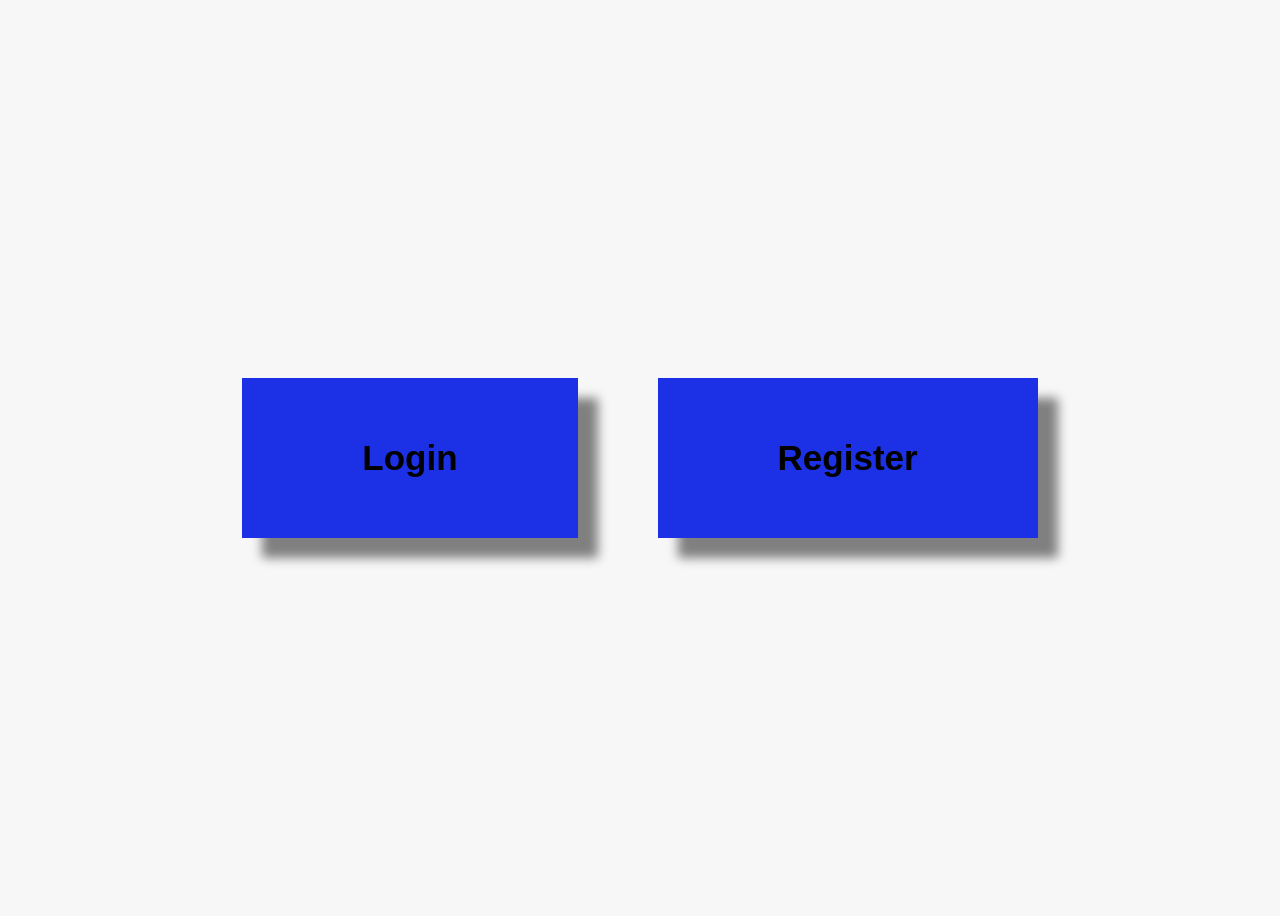
<file: index.html>
<!DOCTYPE html>
<html lang="en">
<head>
    <meta charset="UTF-8">
    <meta http-equiv="X-UA-Compatible" content="IE=edge">
    <meta name="viewport" content="width=device-width, initial-scale=1.0">
    <link rel="stylesheet" href="index.css">
    <title>Home</title>
</head>
<body>
    <button class="buttons" onclick="window.location.href='login.html'">Login</button>
    <button class="buttons" onclick="window.location.href='register.html'">Register</button>
</body>
</html>
</file>
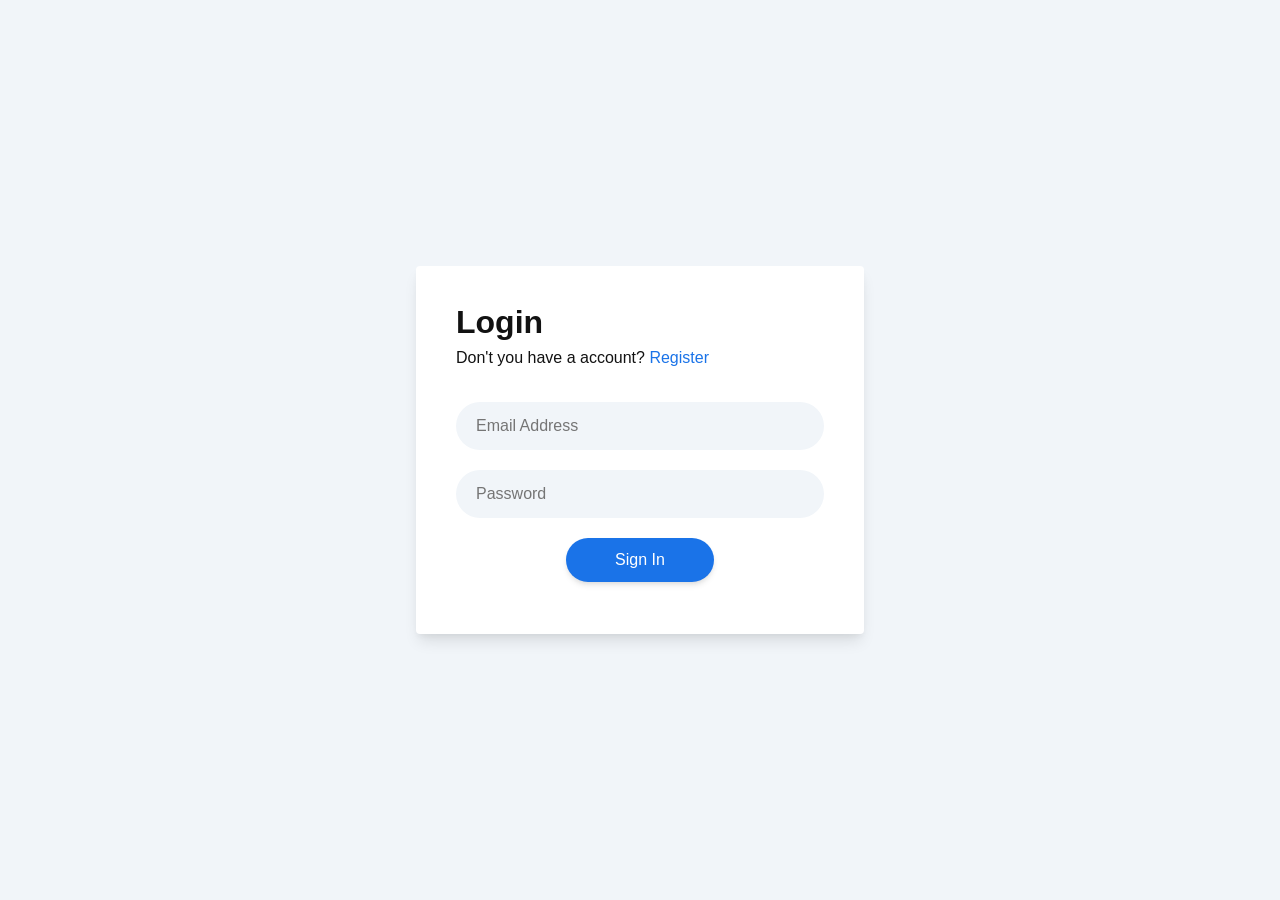
<file: login.html>
<!DOCTYPE html>
<html lang="en" dir="ltr">
  <head>
    <meta charset="utf-8" />
    <meta name="viewport" content="width=device-width, initial-scale=1.0" />
    <title>Login</title>
    <link rel="stylesheet" href="login.css" />
    <link
      rel="stylesheet"
      href="https://cdnjs.cloudflare.com/ajax/libs/font-awesome/5.15.2/css/all.min.css"
    />
    <script
      src="https://code.jquery.com/jquery-3.6.4.js"
      integrity="sha256-a9jBBRygX1Bh5lt8GZjXDzyOB+bWve9EiO7tROUtj/E="
      crossorigin="anonymous"
    ></script>
    <script src="login.js"></script>
  </head>
  <body>
    <main class="main">
      <div class="container">
        <section class="wrapper">
          <div class="heading">
            <h1 class="text text-large">Login</h1>
            <p class="text text-normal">
              Don't you have a account?
              <span
                ><a href="register.html" class="text text-links"
                  >Register</a
                ></span
              >
            </p>
          </div>
          <form name="signin" class="form">
            <div class="input-control">
              <label for="email" class="input-label" hidden
                >Email Address</label
              >
              <input
                type="email"
                name="email"
                id="email"
                class="input-field"
                placeholder="Email Address"
              />
            </div>
            <div class="input-control">
              <label for="password" class="input-label" hidden>Password</label>
              <input
                type="password"
                name="password"
                id="password"
                class="input-field"
                placeholder="Password"
              />
            </div>
            <div class="input-control">
              <input
                type="submit"
                name="submit"
                class="input-submit"
                id="submit"
                value="Sign In"
              />
            </div>
          </form>
        </section>
      </div>
    </main>
  </body>
</html>
</file>
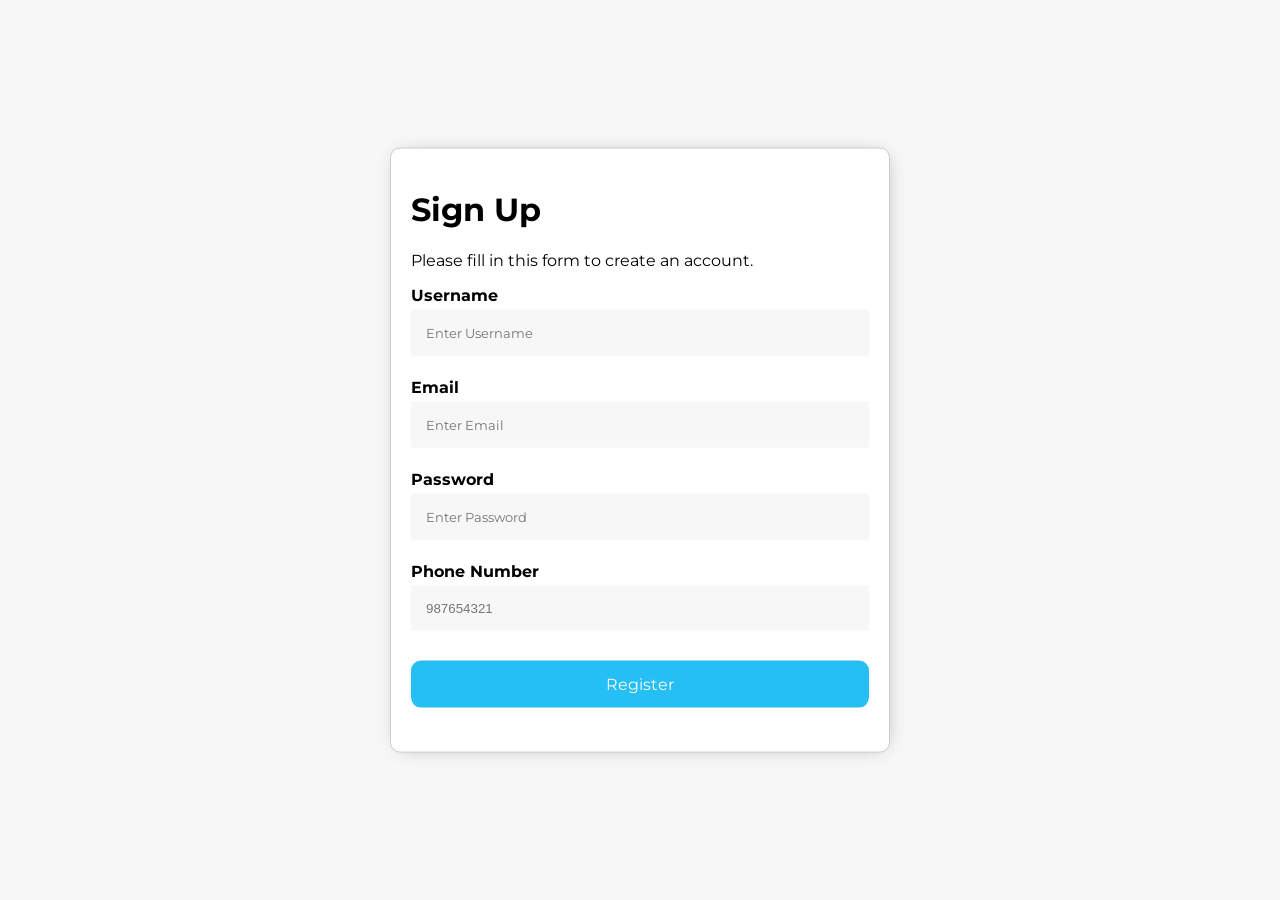
<file: register.html>
<!DOCTYPE html>
<html lang="en">
  <head>
    <meta charset="UTF-8" />
    <meta name="viewport" content="width=device-width, initial-scale=1.0" />
    <link rel="stylesheet" href="./register.css" />
    <link
      rel="stylesheet"
      href="https://cdnjs.cloudflare.com/ajax/libs/font-awesome/5.15.2/css/all.min.css"
    />
    <script
      src="https://code.jquery.com/jquery-3.6.4.js"
      integrity="sha256-a9jBBRygX1Bh5lt8GZjXDzyOB+bWve9EiO7tROUtj/E="
      crossorigin="anonymous"
    ></script>
    <meta http-equiv="X-UA-Compatible" content="ie=edge" />
    <script src="register.js"></script>
    <title>Registeration</title>
  </head>
  <body>
    <form>
      <div class="container">
        <h1>Sign Up</h1>
        <p>Please fill in this form to create an account.</p>

        <label for="email"><b>Username</b></label>
        <input
          type="text"
          name="username"
          placeholder="Enter Username"
          id="username"
          required
        />
        <label for="email"><b>Email</b></label>
        <input
          type="text"
          placeholder="Enter Email"
          name="email"
          id="email"
          required
        />

        <label for="psw"><b>Password</b></label>
        <input
          type="password"
          placeholder="Enter Password"
          name="psw"
          id="password"
          required
        />

        <label for="email"><b>Phone Number</b></label>
        <input
          type="phone"
          name="phone"
          placeholder="987654321"
          id="phnumber"
          required
        />

        <div class="clearfix">
          <button type="submit" id="submit" class="btn">Register</button>
        </div>
        <div>
          <p id="status"></p>
        </div>
      </div>
    </form>
  </body>
</html>
</file>
<file: index.css>
body {
	height: 100vh;
	background: #f7f7f7;
	display: flex;
	justify-content: center;
	align-items: center;
}

button{
	margin: 40px;
	padding: 60px 120px;
	border: none;
	cursor: pointer;
}

.buttons{
    /* border-radius: 20px; */
    font-size: 35px;
	background: none;
	position: relative;
	overflow: hidden;
    box-shadow: 20px 20px 10px grey;
    font-weight: 700;
}

.buttons:before, .buttons:after{
	content: "";
	background: #1c30e6;
	display: block;
	position: absolute;
	left: 0;
	right: 0;
	top: 0;
	bottom: 0;
	z-index: -2;
}
.buttons:after{
	background: #a912f5;
	top: 100%;
	transition: all 0.5s ease-in-out;
}
.buttons:hover:after{
	top: 0;
}
</file>
<file: login.css>
:root {
    --color-white: #ffffff;
    --color-light: #f1f5f9;
    --color-black: #121212;
    --color-night: #001632;
    --color-red: #f44336;
    --color-blue: #1a73e8;
    --color-gray: #80868b;
    --color-grayish: #dadce0;
    --shadow-normal: 0 1px 3px 0 rgba(0, 0, 0, 0.1),
        0 1px 2px 0 rgba(0, 0, 0, 0.06);
    --shadow-medium: 0 4px 6px -1px rgba(0, 0, 0, 0.1),
        0 2px 4px -1px rgba(0, 0, 0, 0.06);
    --shadow-large: 0 10px 15px -3px rgba(0, 0, 0, 0.1),
        0 4px 6px -2px rgba(0, 0, 0, 0.05);
  }
  
  html {
    font-size: 100%;
    font-size-adjust: 100%;
    box-sizing: border-box;
    scroll-behavior: smooth;
  }
  
  *,
  *::before,
  *::after {
    padding: 0;
    margin: 0;
    box-sizing: inherit;
    list-style: none;
    list-style-type: none;
    text-decoration: none;
    -webkit-font-smoothing: antialiased;
    -moz-osx-font-smoothing: grayscale;
    text-rendering: optimizeLegibility;
  }
  
  body {
    font-family: "Segoe UI", Tahoma, Geneva, Verdana, sans-serif;
    font-size: 1rem;
    font-weight: normal;
    line-height: 1.5;
    color: var(--color-black);
    background: var(--color-light);
  }
  
  a,
  button {
    font-family: inherit;
    font-size: inherit;
    line-height: inherit;
    cursor: pointer;
    border: none;
    outline: none;
    background: none;
    text-decoration: none;
  }
  
  img {
    display: block;
    width: 100%;
    height: auto;
    -o-object-fit: cover;
       object-fit: cover;
  }
  
  .container {
    display: flex;
    justify-content: center;
    align-items: center;
    max-width: 80rem;
    min-height: 100vh;
    width: 100%;
    padding: 0 2rem;
    margin: 0 auto;
  }
  .text {
    font-family: inherit;
    line-height: inherit;
    text-transform: unset;
    text-rendering: optimizeLegibility;
  }
  .text-large {
    font-size: 2rem;
    font-weight: 600;
    color: var(--color-black);
  }
  .text-normal {
    font-size: 1rem;
    font-weight: 400;
    color: var(--color-black);
  }
  .text-links {
    font-size: 1rem;
    font-weight: 400;
    color: var(--color-blue);
  }
  .text-links:hover {
    text-decoration: underline;
  }
  
  .main .wrapper {
    max-width: 28rem;
    width: 100%;
    margin: 2rem auto;
    padding: 2rem 2.5rem;
    border: none;
    outline: none;
    border-radius: 0.25rem;
    color: var(--color-black);
    background: var(--color-white);
    box-shadow: var(--shadow-large);
  }
  .main .wrapper .form {
    width: 100%;
    height: auto;
    margin-top: 2rem;
  }
  .main .wrapper .form .input-control {
    display: flex;
    align-items: center;
    justify-content: center;
    margin-bottom: 1.25rem;
  }
  .main .wrapper .form .input-field {
    font-family: inherit;
    font-size: 1rem;
    font-weight: 400;
    line-height: inherit;
    width: 100%;
    height: auto;
    padding: 0.75rem 1.25rem;
    border: none;
    outline: none;
    border-radius: 2rem;
    color: var(--color-black);
    background: var(--color-light);
    text-transform: unset;
    text-rendering: optimizeLegibility;
  }
  .main .wrapper .form .input-submit {
    font-family: inherit;
    font-size: 1rem;
    font-weight: 500;
    line-height: inherit;
    cursor: pointer;
    min-width: 40%;
    height: auto;
    padding: 0.65rem 1.25rem;
    border: none;
    outline: none;
    border-radius: 2rem;
    color: var(--color-white);
    background: var(--color-blue);
    box-shadow: var(--shadow-medium);
    text-transform: capitalize;
    text-rendering: optimizeLegibility;
  }
</file>
<file: register.css>
@import url('https://fonts.googleapis.com/css?family=Montserrat:400,500&display=swap');

body {
	font-family: Montserrat,Arial, Helvetica, sans-serif;
	background-color:#f7f7f7;
}
* {box-sizing: border-box}

.container {
    padding: 20px;
      width:500px;
    position: absolute;
    left: 50%;
    top: 50%;
    transform: translate(-50%, -50%);
      border:1px solid #ccc;
      border-radius:10px;
      background:white;
  -webkit-box-shadow: 2px 1px 21px -9px rgba(0,0,0,0.38);
  -moz-box-shadow: 2px 1px 21px -9px rgba(0,0,0,0.38);
  box-shadow: 2px 1px 21px -9px rgba(0,0,0,0.38);
  }

input[type=text], input[type=password] {
  width: 100%;
  padding: 15px;
  margin: 5px 0 22px 0;
  display: inline-block;
  border: none;
  background: #f7f7f7;
	font-family: Montserrat,Arial, Helvetica, sans-serif;
}
select {
  width: 18%;
  padding: 15px;
  margin: 5px 0 22px 0;
  display: inline-block;
  border: none;
  background: #f7f7f7;
	font-family: Montserrat,Arial, Helvetica, sans-serif;
}

input[type=phone] {
  width: 100%;
  padding: 15px;
  margin: 5px 0 22px 0;
  display: inline-block;
  border: none;
  background: #f7f7f7;
}

input[type=text]:focus, input[type=password]:focus, input[type=phone]:focus, select:focus {
  background-color: #ddd;
  outline: none;
}

button {
  background-color: #0eb7f4;
  color: white;
  padding: 14px 20px;
  margin: 8px 0;
  border: none;
  cursor: pointer;
  width: 100%;
  opacity: 0.9;
	font-size:16px;
	font-family: Montserrat,Arial, Helvetica, sans-serif;
	border-radius:10px;
}

button:hover {
  opacity:1;
}

.red{
  color: red;
}

@media screen and (max-width: 300px) {
  .signupbtn {
     width: 100%;
  }
}
</file>
